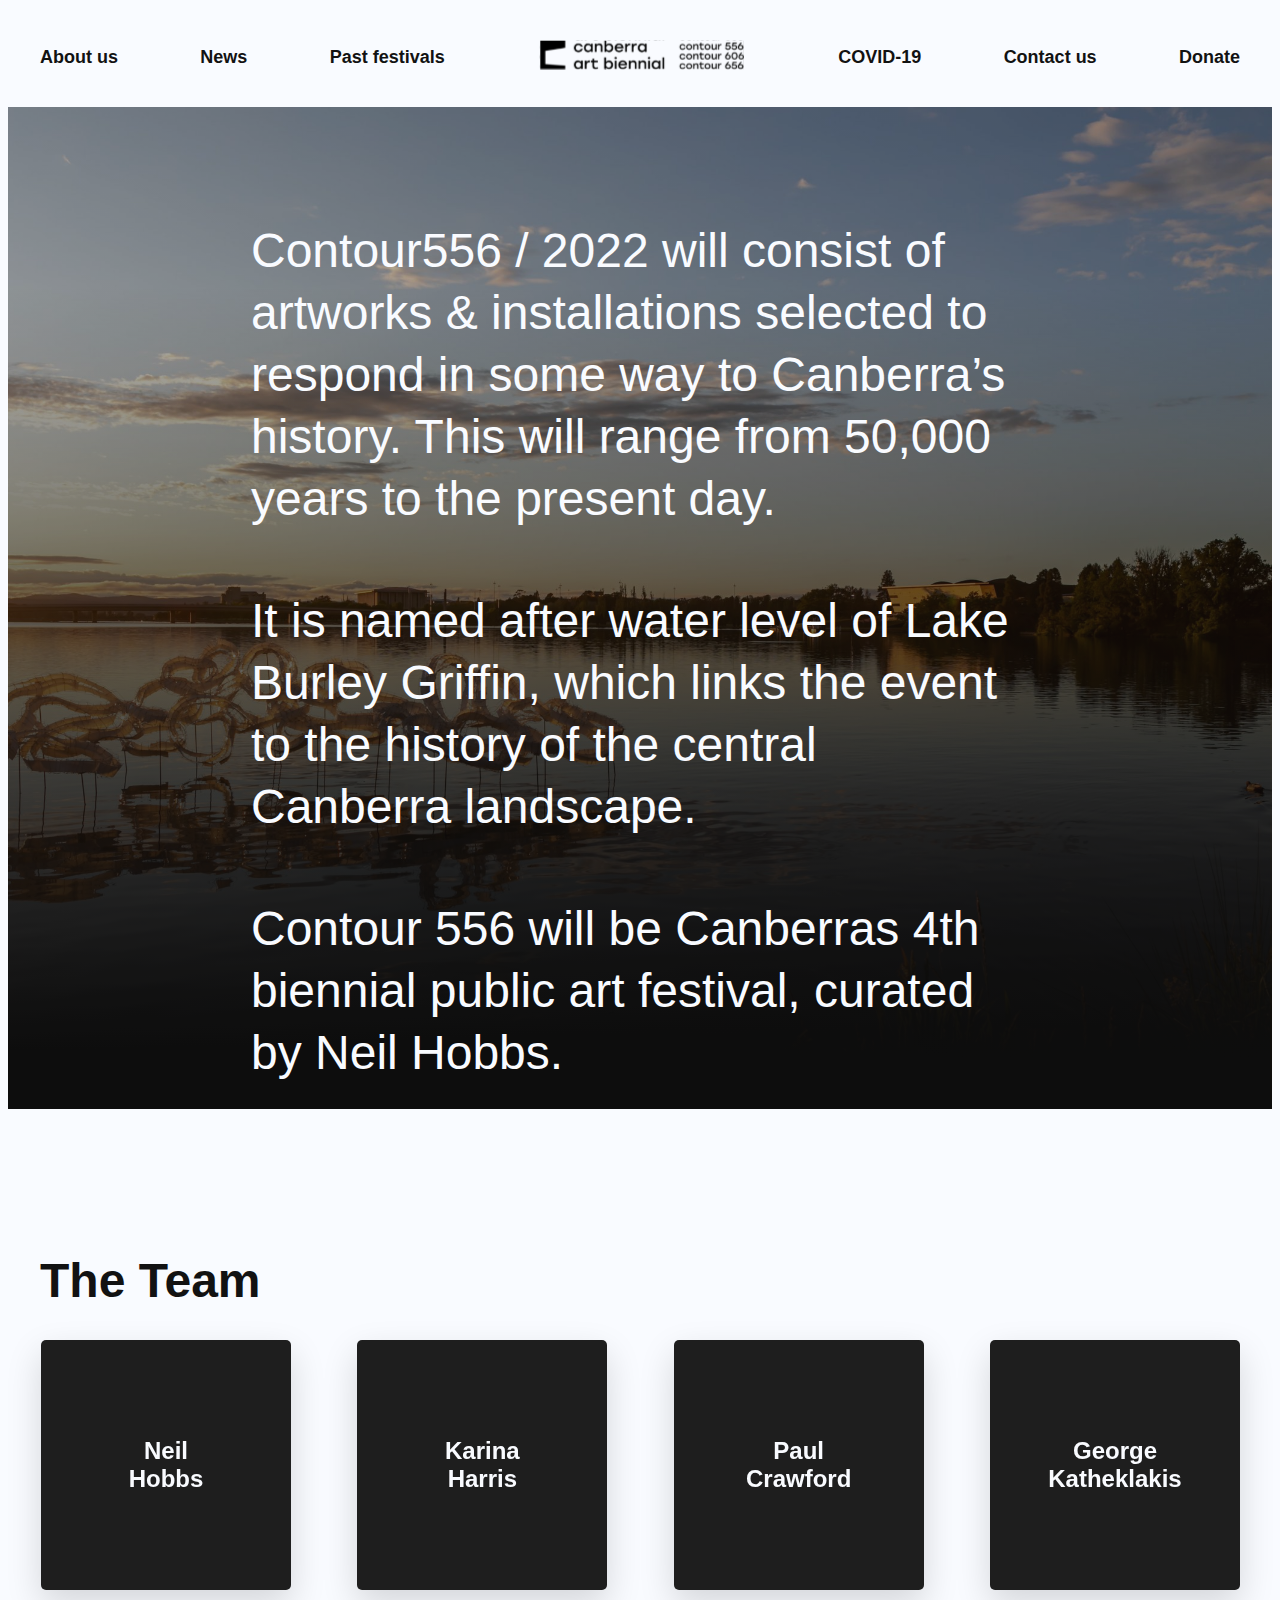
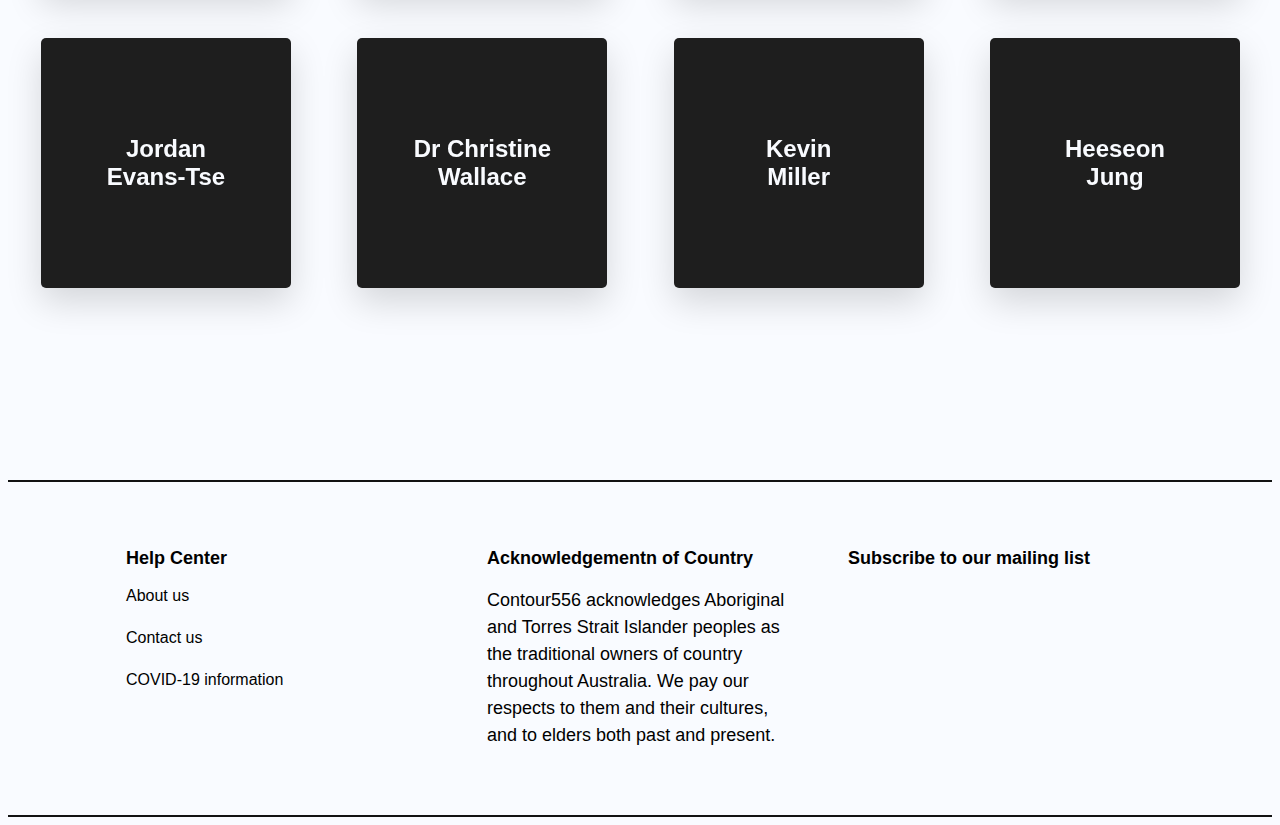
<file: assests/about.html>
<!DOCTYPE html>
<html lang="en">
<head>
    <meta charset="UTF-8">
    <meta http-equiv="X-UA-Compatible" content="IE=edge">
    <meta name="viewport" content="width=device-width, initial-scale=1.0">
    <!-- My css style sheet -->
    <link rel="stylesheet" href="styles.css">
    <!-- this is a css reset by Eric Meyers -->
    <!-- <link rel="stylesheet" href="assests/cssReset.css"> -->
    <title>About us</title>
</head>
<body>
    <div class="container">
        <header>
            <nav>
                <a href="about.html">About us</a>
                <a href="#">News</a>
                <a href="#">Past festivals</a>
                <div class="logo">
                    <a href="#">
                        <img src="images/blacklogo.svg" alt="Contour556 Logo">
                    </a>
                </div>
                <a href="#">COVID-19</a>
                <a href="contact.html">Contact us</a>
                <a href="#">Donate</a>
            </nav> 
        </header>
        </div>

            <div class="abouthero">
            <h1>Contour556 / 2022 will consist of artworks & installations selected to respond in some way to Canberra’s history. This will range from 50,000 years to the present day. </h1>
            <h1>
            It is named after water level of Lake Burley Griffin, which links the event to the history of the central Canberra landscape.</h1>
            <h1>
            Contour 556 will be Canberras 4th biennial public art festival, curated by Neil Hobbs.</h1>
            </div>
            
        <div class="container">
    
            <h2 class="theader">
                The Team
            </h2>
        <div class="team">
            <div class="tcards">
                <div class="name">
                    <h1>Neil<br>Hobbs</h1>
                </div>
                <div class="desc">
                    <p>
                        Landscape architect and director of Harris Hobbs Landscapes
                    </p>
                </div>
            </div>
        
            <div class="tcards">
                <div class="name">
                    <h1>Karina<br>Harris</h1>
                </div>
                <div class="desc">
                    <p>
                        Landscape architect and director of Harris Hobbs Landscapes
                    </p>
                </div>
            </div>
        
            <div class="tcards">
                <div class="name">
                    <h1>Paul<br>Crawford</h1>
                </div>
                <div class="desc">
                    <p>
                        Projects and Real Estate Partner at King & Wood Mallesons
                    </p>
                </div>
            </div>

            <div class="tcards">
                <div class="name">
                    <h1>George<br>Katheklakis</h1>
                </div>
                <div class="desc">
                    <p>
                        Managing Director of KDN Group
                    </p>
                </div>
            </div>

            <div class="tcards">
                <div class="name">
                    <h1>Jordan<br>Evans-Tse</h1>
                </div>
                <div class="desc">
                    <p>
                        Multidiscplinary Designer at Place Logic
                    </p>
                </div>
            </div>

            <div class="tcards">
                <div class="name">
                    <h1>Dr Christine<br>Wallace</h1>
                </div>
                <div class="desc">
                    <p>
                        Associate Professor for Business, Government and Law at the University of Canberra
                    </p>
                </div>
            </div>

            <div class="tcards">
                <div class="name">
                    <h1>Kevin<br>Miller</h1>
                </div>
                <div class="desc">
                    <p>
                        Director of CCJ Architects
                    </p>
                </div>
            </div>

            <div class="tcards">
                <div class="name">
                    <h1>Heeseon<br>Jung</h1>
                </div>
                <div class="desc">
                    <p>
                        Landscape Technician at Harris Hobbs Landscapes
                    </p>
                </div>
            </div>
        </div>
        </div>

    <footer>
        <div class="helpcenter">
            <h3>Help Center</h3>
            <ul>
                <li>About us</li>
                <li>Contact us</li>
                <li>COVID-19 information</li>
            </ul>
        </div>

        <div class="country">
            <h3>Acknowledgementn of Country</h3>
            <p>Contour556 acknowledges Aboriginal and Torres Strait Islander peoples as the traditional owners of country throughout Australia. We pay our respects to them and their cultures, and to elders both past and present.</p>
        </div>

        <div class="subscribe">
            <h3>Subscribe to our mailing list</h3>
        </div>
    </footer>  






</body>
</html>
</file>
<file: assests/styles.css>
body {
    background-color: #F9FBFF;
}

.container {
    width: 1200px;
    min-height: auto;
    margin-left: auto;
    margin-right: auto;
    font-family: Helvetica, Arial, sans-serif;
    color: #121212;
}

header {
    padding-top: 20px;
    padding-bottom: 20px;
}
nav {
    display: flex;
    justify-content: space-between;
    align-items: center;
}

main {
    display: flex;
    align-items: center;
    justify-content: space-between;
    padding-top: 96px;
    padding-bottom: 96px;
}

nav a {
    font-size: 1.125rem;
    font-weight: 700;
    text-decoration: none;
    color: #121212;
}

h1 {
    font-size: 3rem;
    font-weight: 700;
}

h2 {
    font-size: 1.5rem;
    font-weight: 700;
}

h3 {
    font-size: 1.125rem;
    font-weight: 300;
}

p {
    font-size: 1.125rem;
    font-weight: 400;
}

.herobox1 {
    width: 486px;
}

.herobox1 h2 {
    font-size: 1.125rem;
}

.herobox1 h1 {
    margin-top: 8px;
    font-size: 4.5rem;
    margin-bottom: 24px;
}

.herobox1 p {
    line-height: 1.8rem;
    font-weight: 400;
    margin-bottom: 32px;
}

.herobutton {
    text-decoration: none;
    background-color: #121212;
    color: white;
    border-radius: 5px;
    padding: 15px;
}

.herobutton:hover {
    background: #2E2E2E;
}


.herobox2container {
    display: flex;
}

.herobox2 {
    background-color: #1E1E1E;
    color: white;
    padding: 32px 78px;
    box-sizing: border-box;
}

/* .herobox3 {
    border: 3px solid #121212;
    width: 486px;
    height: 476px
} */

.herobox2 h1 {
    margin-bottom: 32px;
}

.herobox2 h2 {
    font-weight: 400;
    margin-bottom: none;
}

.herobox2 p {
    font-weight: 300;
    margin-bottom: 32px;
}

.sponsors {
    margin-top: 32px;
    border-top: 2px solid #121212;
    border-bottom: 2px solid #121212;
}
.sponsornames {
    display: flex;
    justify-content: center;
}

.sponsors p {
    margin-right: 24px;
    font-size: 1.5rem;
    font-weight: 400;
    padding-top: 12px;
    padding-bottom: 12px;
    font-style: italic;
}

.news {
    display: flex;
    flex-wrap: wrap;
    justify-content: flex-start         l;
    margin-top: 144px;
    margin-bottom: 144px;
}

.nboxhead {
    width: 400px;
    padding: 45px;
    text-align: left;
    box-sizing: border-box;
}

.nboxtext {
    text-align: left;
}

.nboxtext h3 {
    margin-bottom: 0.5rem;
}

.nboxtext h2 {
    margin-bottom: 1.5rem;
}

.nboxtext p {
    margin-bottom: 5rem;
}

.nboxtext a {
    color: #121212;
}

.nboxtext i {
    margin-left: 142px;
}

.nbox1 {
    padding: 45px;
    width: 400px;
    border: 2px solid #121212;
    box-sizing: border-box;
    text-align: center;
    border-right: none;
    border-bottom: none;
}

.nbox2 {
    padding: 45px;
    width: 400px;
    border: 2px solid #121212;
    box-sizing: border-box;
    text-align: center;
    border-bottom: none;
}

.nbox3 {
    padding: 45px;
    width: 400px;
    border: 2px solid #121212;
    box-sizing: border-box;
    text-align: center;
    border-right: none;
}

.nbox4 {
    padding: 45px;
    width: 400px;
    border: 2px solid #121212;
    box-sizing: border-box;
    text-align: center;
    border-right: none;
}

.nbox5 {
    padding: 45px;
    width: 400px;
    border: 2px solid #121212;
    box-sizing: border-box;
    text-align: center;
}


.donations {
    background-color: #1E1E1E;
    padding: 64px;
    padding-bottom: 84px;
    margin-top: 48px;
    margin-bottom: 144px;
}

.donations h1 {
    color: white;
    line-height: 4.375rem;
    margin-top: 0px;
    margin-bottom: 64px;
}

.dtextline2 {
    font-weight: 300;
}

.donations h2 {
    color: white;
    margin-bottom: 32px;
}

.donations .dbuttons {
    color: white;
}

.donations a {
    background-color: white;
    padding: 15px 30px;
    border-radius: 5px;
    margin-right: 24px;
    text-decoration: none;
    color: #121212;
    font-size: 1.125rem;
    font-weight: 400;
    font-family: Helvetica, Arial, sans-serif;
    box-shadow: 0px 1px 15px 0px rgba(255, 255, 255, 0.2), 0px 1px 2px 0px rgba(0, 0, 0, 0.5);
}

footer {
    border-top: 2px solid #121212;
    border-bottom: 2px solid #121212;
    display: flex;
    justify-content: space-between;
    padding: 48px 118px;
    box-sizing: border-box;
}

footer h3 {
    font-weight: 700;
    font-family: Helvetica, Arial, sans-serif;
    margin-bottom: 1.125rem;
}

footer li {
    font-weight: 400;
    list-style: none;
    font-family: Helvetica, Arial, sans-serif;
    margin-bottom: 24px;
}

footer p {
    font-weight: 400;
    font-family: Helvetica, Arial, sans-serif;
    line-height: 150%;
}

.helpcenter {
    width: 306px;
    min-height: 201px;
}

.country {
    width: 306px;
    min-height: 201px;
}

.subscribe {
    width: 306px;
    min-height: 201px;
}

ul {
    padding-left: 0;
}

/* ABOUT US CSS */

.abouthero {
    /* image properties */
    background-color: #F9FBFF;
    background-image: url(images/HQ+landscape+ducks+dawn.jpeg); /*fallback */
    background-image: linear-gradient(rgba(0, 0, 0, 0.3), rgba(0, 0, 0, 0.3)), linear-gradient(180deg, rgba(18, 18, 18, 0) 18%, rgba(18, 18, 18, 1) 95%), url(images/HQ+landscape+ducks+dawn.jpeg);
    background-blend-mode: multiply, normal, normal;
    height: 840px;
    background-position: center;
    background-repeat: no-repeat;
    background-size: cover;

    padding: 81px 243px;
    margin-bottom: 144px;
}

.abouthero h1 {
    font-size: 48px;
    font-family: Helvetica, Arial, sans-serif;;
    font-weight: 400;
    color: #F9FBFF;
    line-height: 3.875rem;
    margin-bottom: 60px;
}

.theader {
    font-size: 48px;
    font-weight: 700;
    margin-bottom: 32px;
}

/* Transform into flip cards, so tcards turn over and reveal info about the person */

.team {
    display: flex;
    justify-content: space-between;
    flex-wrap: wrap;
    margin-bottom: 144px;
}

.tcards {
    width: 250px;
    height: 250px;
    position: relative;
    margin-left: 1px;
    margin-bottom: 48px;
}

.tcards .name, .tcards .desc {
    position: absolute;
    width: 250px;
    height: 250px;
    background-color: #1E1E1E;

    backface-visibility: hidden;
    cursor: pointer;
    border-radius: 5px;
    box-shadow: 0px 14px 35px rgba(0, 0, 0, 0.15);
    transition: transform .4s;
    display: flex;
    justify-content: center;
    flex-direction: column;
}

.tcards .desc p {
    text-align: center;
    font-size: 18px;
    color: #F9FBFF;
}

.tcards .name h1 {
    text-align: center;
    font-size: 24px;
    margin: 92px, 172px;
    color: #F9FBFF;
}

.tcards .desc {
  transform: perspective(800px) rotateX(-180deg);
  background-color: #2E2E2E;
}

.tcards:hover .name {
    transform: perspective(800px) rotateX(180deg);
}

.tcards:hover .desc {
    border-radius: 5px;
    transform: perspective(800px) rotateX(0deg);
}

/* Contact us page css */

.contactinfo {
    display: flex;
    justify-content:space-evenly;
    flex-wrap: wrap;
    width: 584px;
}

.contactinfoinfo {
    width: 281px;
    min-height: 134px;
}

.contacthero1 h1 {
    margin-bottom: 12px;
}
.contactinfo h4 {
    font-size: 24px;
    font-weight: 700;
    margin-bottom: 0px;
}
.contactinfo p {
    font-size: 24px;
    font-weight: 300;
    margin-bottom: 0px;
}

.contacthero2 {
    width: 487px;
    min-height:50px;
    margin-bottom: 96px;
}

.contactmain {
    margin-top: 96px;
}
</file>
